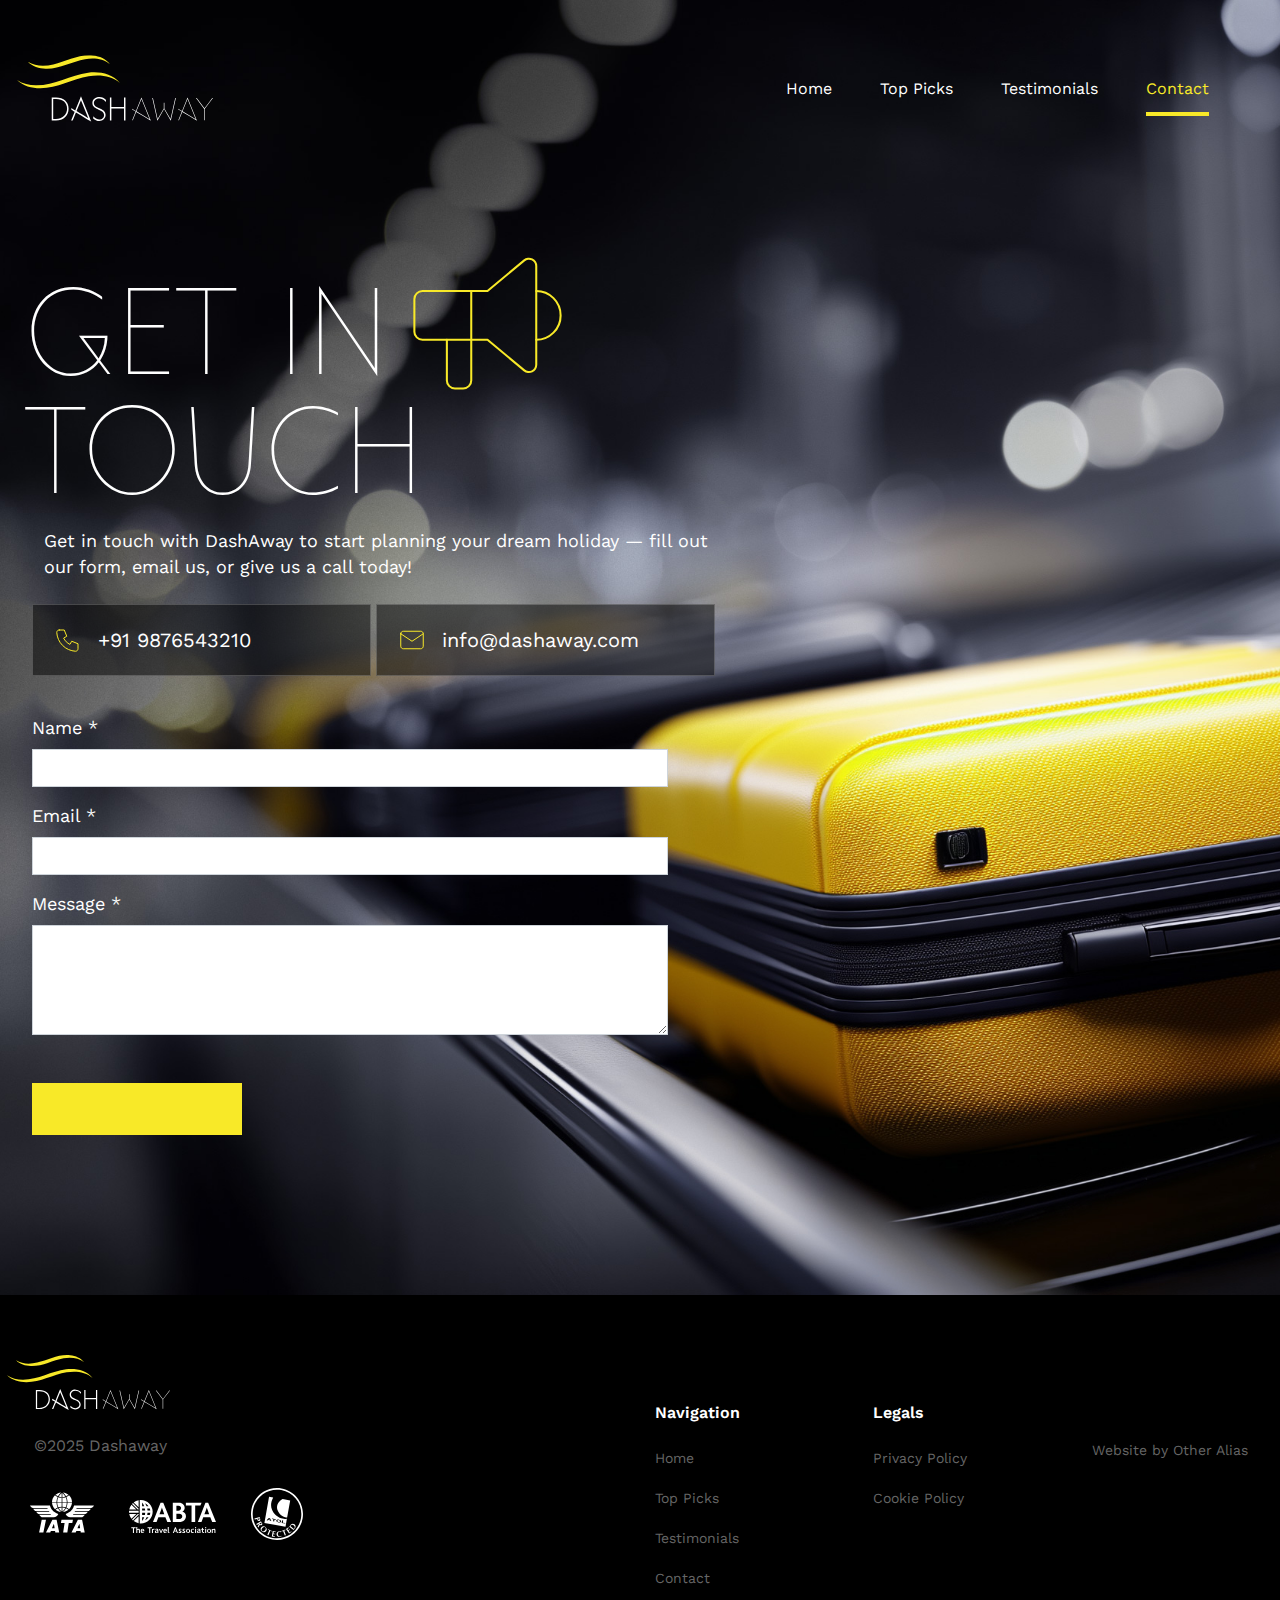
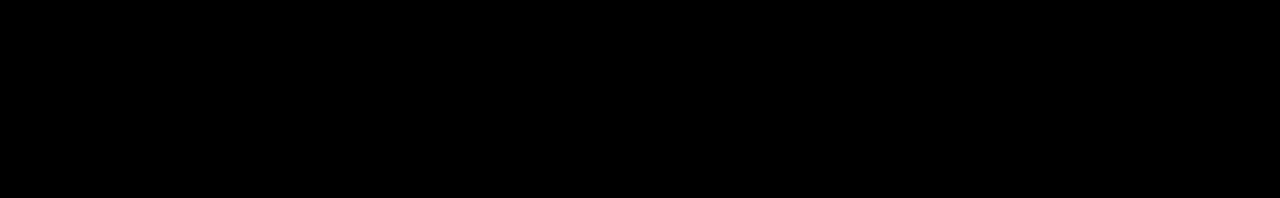
<file: contact.html>
<!DOCTYPE html>
<html lang="en">

<head>
    <meta charset="UTF-8" />
    <meta name="viewport" content="width=device-width, initial-scale=1" />
    <title>Dashaway</title>
    <link rel="icon" type="image/png" href="assets/img/favicon.png" />
    <link href="https://fonts.googleapis.com/css2?family=Work+Sans:wght@400&display=swap" rel="stylesheet" />
    <link rel="stylesheet" href="https://stackpath.bootstrapcdn.com/bootstrap/4.5.2/css/bootstrap.min.css" />
    <link rel="stylesheet" href="assets/css/style.css">
    <link rel="stylesheet" href="assets/css/media.css">

</head>

<body>

    <!-- Header -->
    <nav class="navbar navbar-expand-lg navbar-dark py-md-5 py-4">
        <div class="container">
            <a class="navbar-brand" href="index.html">
                <img src="assets/img/dash-away-logo.svg" alt="" class="nav-logo">
            </a>
            <button id="menuToggle" class="border-0 bg-transparent d-lg-none" type="button" style="cursor: pointer;">
                <img id="menuIcon" src="assets/img/mobile-menu.svg" alt="Menu" width="30" height="30">
            </button>

            <div class="collapse navbar-collapse justify-content-end" id="navbarNav">
                <ul class="navbar-nav gap-5">
                    <li class="nav-item">
                        <a class="nav-link" href="index.html"><span class="link-text">Home</span></a>
                    </li>
                    <li class="nav-item">
                        <a class="nav-link" href="#"><span class="link-text">Top Picks</span></a>
                    </li>
                    <li class="nav-item">
                        <a class="nav-link" href="#"><span class="link-text">Testimonials</span></a>
                    </li>
                    <li class="nav-item">
                        <a class="nav-link active" href="contact.html"><span class="link-text">Contact</span></a>
                    </li>
                </ul>

            </div>
        </div>
    </nav>


    <!-- Mobile Menu -->
    <div id="mobileMenu" class="d-lg-none">
        <div class="mobile-menu-header d-flex justify-content-between align-items-center px-4 pt-4 pb-4">
            <div class="logo text-white mobile-logo">
                <a href="index.html">
                    <img src="assets/img/dash-away-logo.svg" alt="" class="nav-logo">
                </a>
            </div>

            <div id="menuClose" class="menu-cross">
                <svg width="30" height="30" viewBox="0 0 24 24" fill="none" stroke="white" stroke-width="1"
                    stroke-linecap="round" stroke-linejoin="round">
                    <line x1="18" y1="6" x2="6" y2="18" />
                    <line x1="6" y1="6" x2="18" y2="18" />
                </svg>
            </div>
        </div>
        <div class="mobile-menu-body px-5 py-5">
            <hr>
            <a href="index.html">Home</a>
            <hr>
            <a href="#">Top Picks</a>
            <hr>
            <a href="#">Testimonials</a>
            <hr>
            <a href="contact.html" class="menu-item active">Contact</a>
            <hr>
        </div>
    </div>



    <!-- Section 1 -->
    <section class="hero-section hero-section-contact" style="background-image: url('assets/img/contact.jpg');">
        <div class="overlay"></div>
        <div class="container hero-content text-left mt-5">
            <div class="row">
                <div class="col-md-7 px-4 mt-5">
                <h1 class="hero-title d-block d-md-none">
                    GET IN TOUCH
                    <img src="assets/img/icons/horn.svg" class="hero-icon  hero-icon-left-con" alt="icon" />
                </h1>
                <h1 class="hero-title hide-on-mobile mb-4 mt-5">
                    <div class="first-line">
                        <span class="word"> GET IN</span>
                        <img src="assets/img/icons/horn.svg" class="hero-icon" alt="Mountain Icon" />
                    </div>
                    <div class="second-line">TOUCH</div>
                </h1>

                <p class="hero-desc mb-4 py-3 py-md-0 px-2">Get in touch with DashAway to start planning your dream
                    holiday — fill out our
                    form, email us, or give us a call today!</p>
                <!-- Info Boxes -->
                <div class="contact-info-boxes d-flex flex-wrap justify-content-between mb-4 px-2">
                    <div class="info-box">
                        <img src="assets/img/icons/phone.svg" alt="Phone Icon" class="info-icon" />
                        <div class="info-text">+91 9876543210</div>
                    </div>
                    <div class="info-box">
                        <img src="assets/img/icons/mail.svg" alt="Mail Icon" class="info-icon" />
                        <div class="info-text">info@dashaway.com</div>
                    </div>
                </div>
                <!-- Contact Form -->
                <form class="contact-form px-2">
                    <div class="form-group mb-3">
                        <label for="name" class="label-contact">Name *</label>
                        <input type="text" class="form-control" id="name" name="name" required>
                    </div>
                    <label for="name" class="label-contact">Email *</label>
                    <div class="form-group mb-3">
                        <input type="email" class="form-control" id="email" name="email" required>
                    </div>
                    <label for="name" class="label-contact">Message *</label>
                    <div class="form-group mb-4">
                        <textarea class="form-control" rows="4" name="message"></textarea>
                    </div>
                </form>

                <a href="#" class="btn px-4 py-3 mt-4 text-uppercase yellow-btn mb-5 mx-2">SUBMIT</a>
            </div>
            </div>
            
        </div>
    </section>





    <!-- Footer -->
    <footer class="footer">
        <div class="container px-5 px-md-0">
            <div class="row text-white">

                <!-- Column 1: Logo and Badges -->
                <div class="col-md-6 mb-4 mb-md-0">
                    <div class="logo mb-4">
                        <img src="assets/img/dash-away-logo.svg" alt="Logo" />
                    </div>
                    <div class="logo-bottom mb-3">©2025 Dashaway</div>
                    <div class="partner-logos d-flex gap-3 mb-4 mb-md-0">
                        <a href="https://www.iata.org/">
                            <img class="logo1" src="assets/img/icons/logo-iata 1.svg" alt="Tata" />
                        </a>
                        <a href="https://www.abta.com/">
                            <img class="logo2" src="assets/img/icons/Layer_1.svg" alt="ABTA" />
                        </a>
                        <a href="https://www.atol.org/">
                            <img class="logo3" src="assets/img/icons/Layer_1 (1).svg" alt="IATA" />
                        </a>

                    </div>
                </div>

                <!-- Column 2: Navigation -->
                <div class="col-md-2 col-6 mt-md-5 mt-0 footer-links">
                    <h6 class="text-white mb-3">Navigation</h6>
                    <a href="#">Home</a>
                    <a href="#">Top Picks</a>
                    <a href="#">Testimonials</a>
                    <a href="#">Contact</a>
                </div>

                <!-- Column 3: Legals -->
                <div class="col-md-2 col-6 mt-md-5 mt-0 footer-links">
                    <h6 class="text-white mb-3">Legals</h6>
                    <a href="#">Privacy Policy</a>
                    <a href="#">Cookie Policy</a>
                </div>

                <!-- Column 4: Credit -->
                <div class="col-md-2 mt-md-5 mt-0 pt- pt-md-0 footer-links">
                    <h6 class="invisible">Credits</h6> <!-- visually hidden heading for spacing -->
                    <a href="#">Website by Other Alias</a>
                </div>
            </div>
        </div>
        </div>
        </div>
    </footer>


    <!-- Scripts -->
    <script src="https://code.jquery.com/jquery-3.5.1.slim.min.js"></script>
    <script src="https://cdn.jsdelivr.net/npm/bootstrap@4.5.2/dist/js/bootstrap.bundle.min.js"></script>
    <script>
         const menuToggle = document.getElementById('menuToggle');
    const mobileMenu = document.getElementById('mobileMenu');
    const menuClose = document.getElementById('menuClose');

    menuToggle.addEventListener('click', () => {
      mobileMenu.style.display = 'flex';
    });

    menuClose.addEventListener('click', () => {
      mobileMenu.style.display = 'none';
    });
    </script>

</body>

</html>
</file>
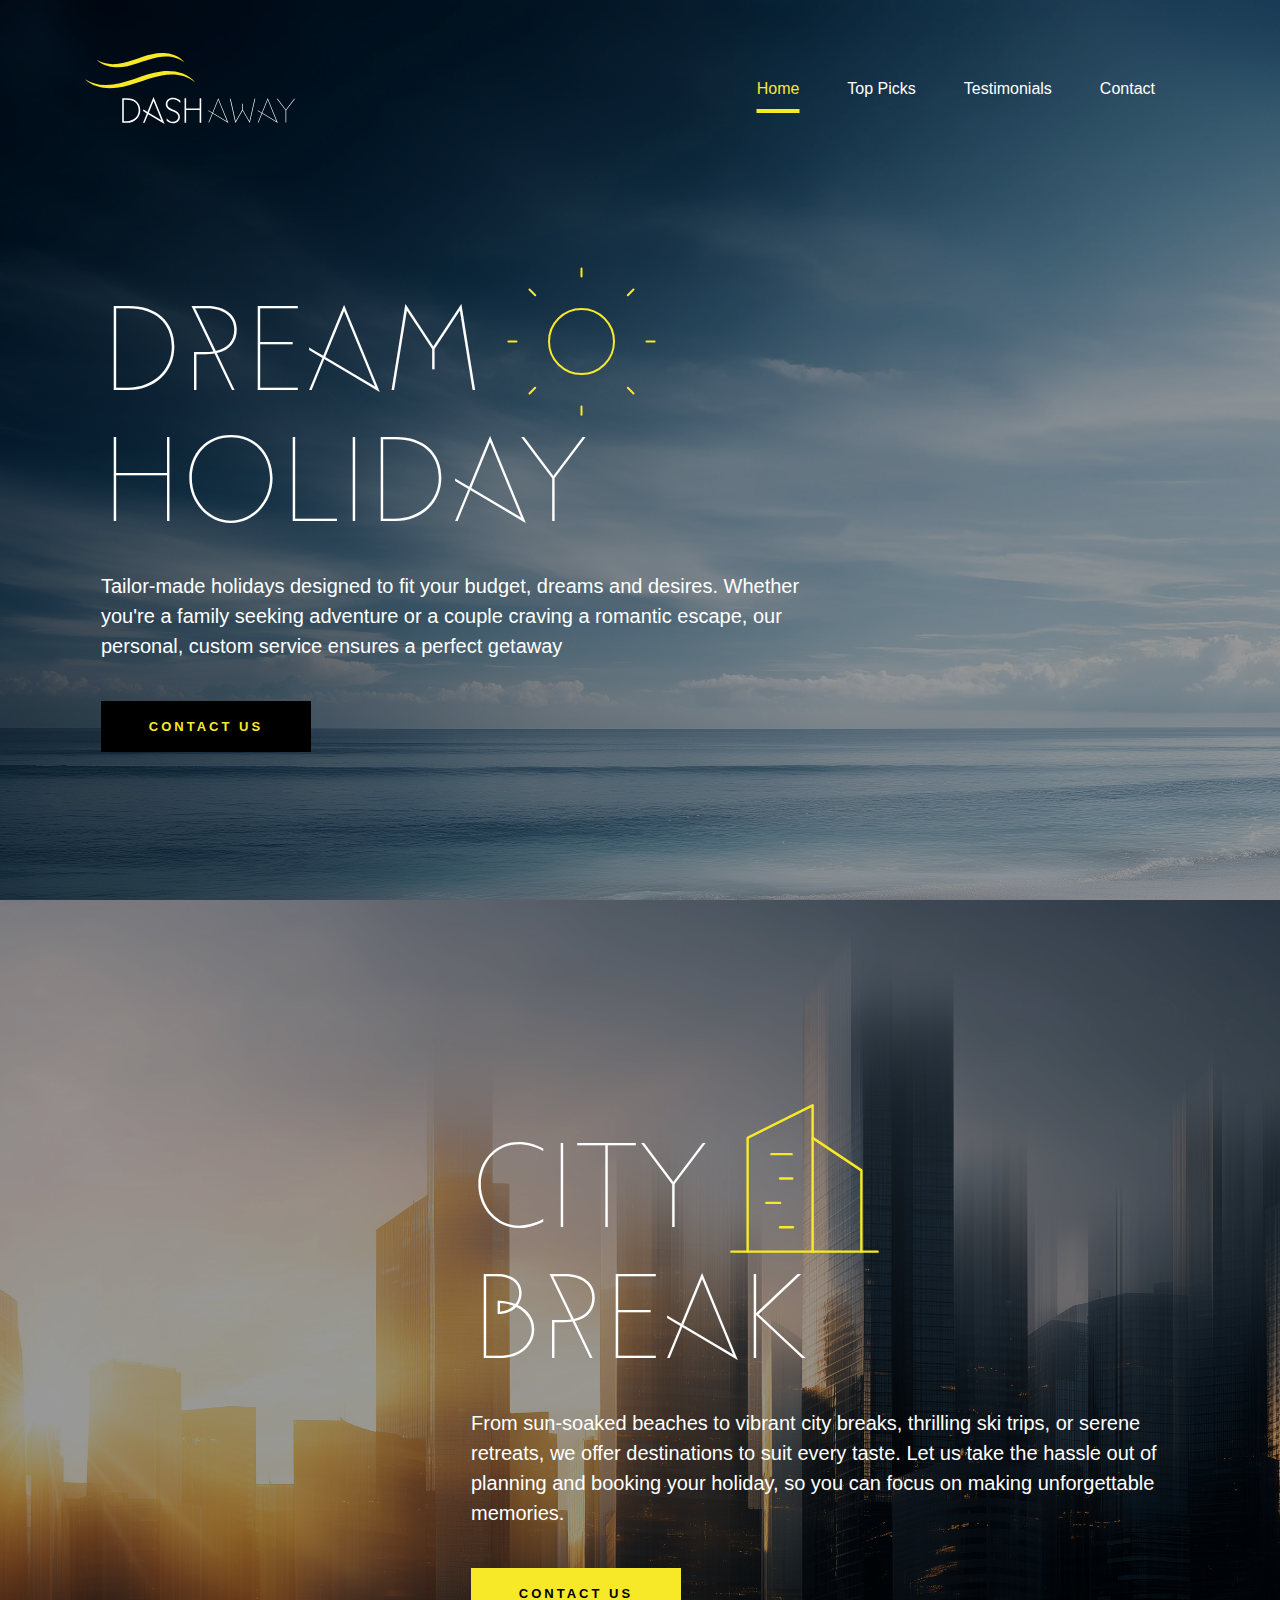
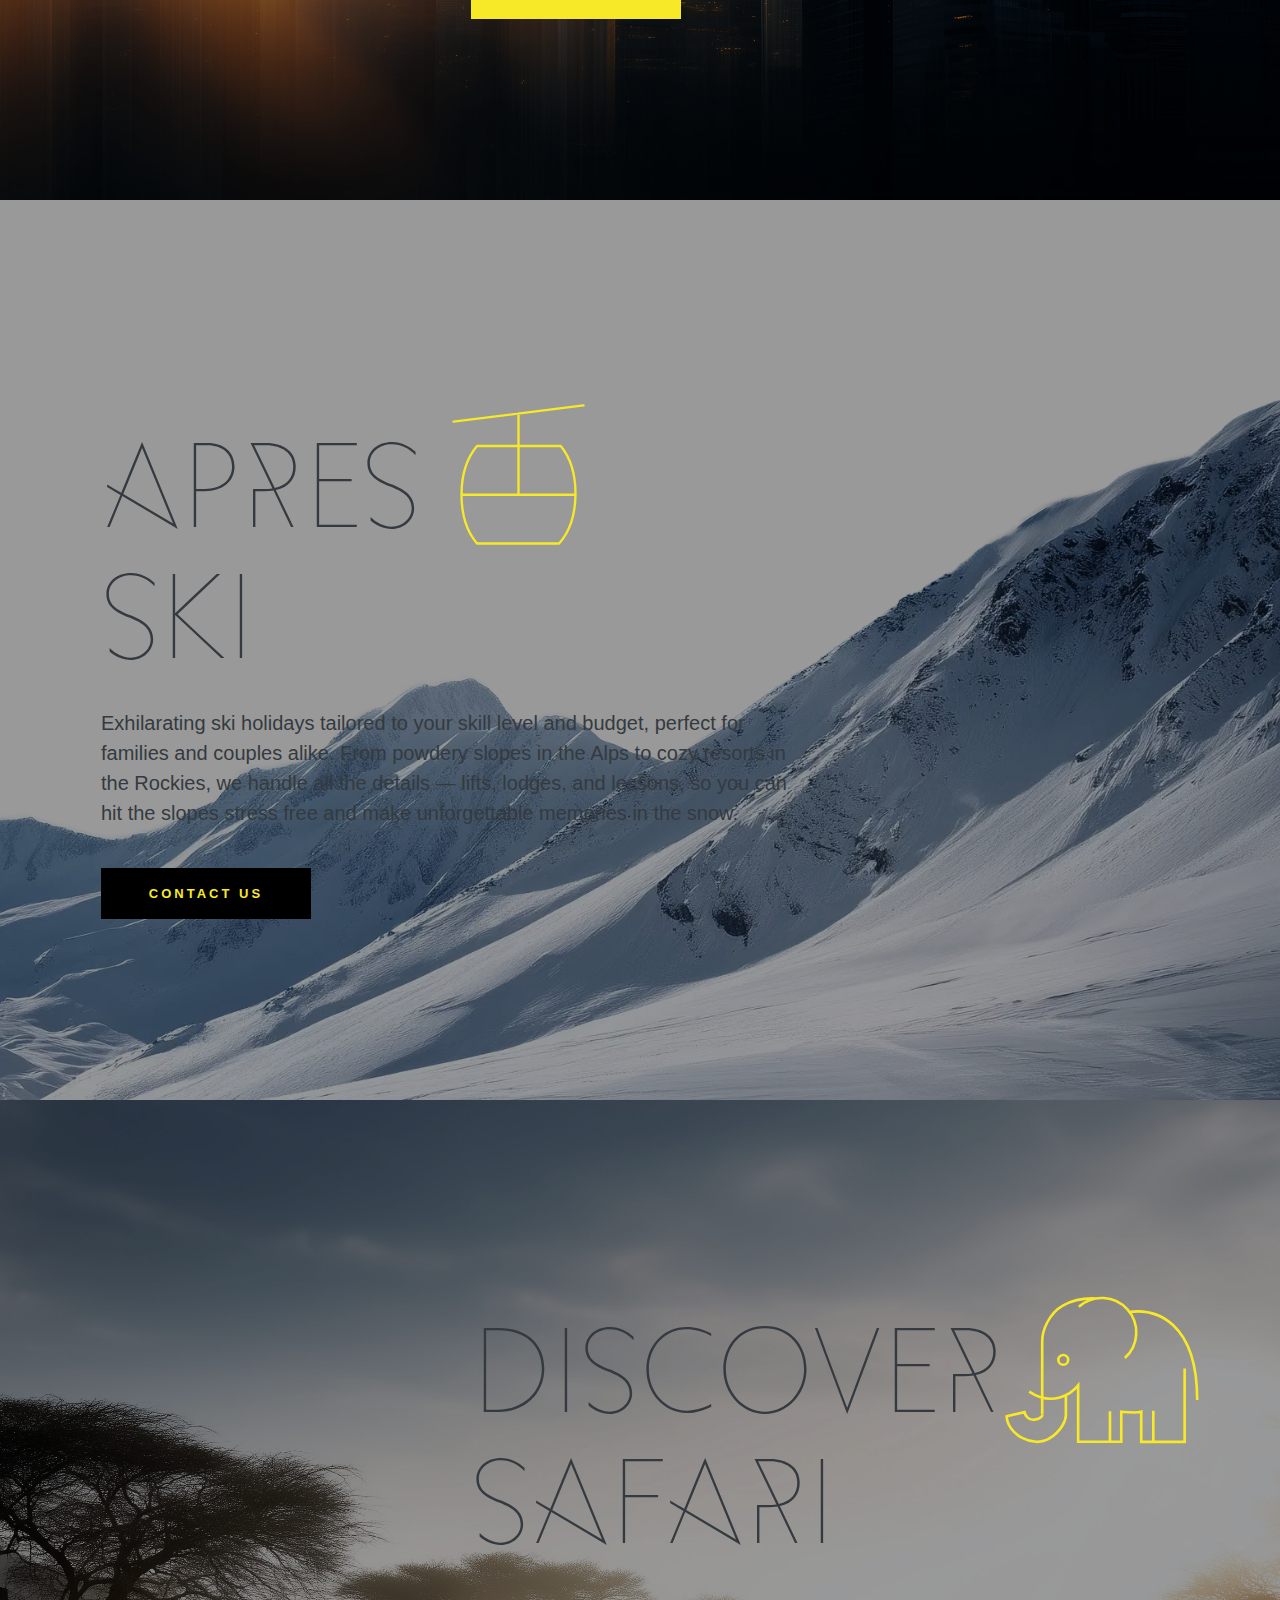
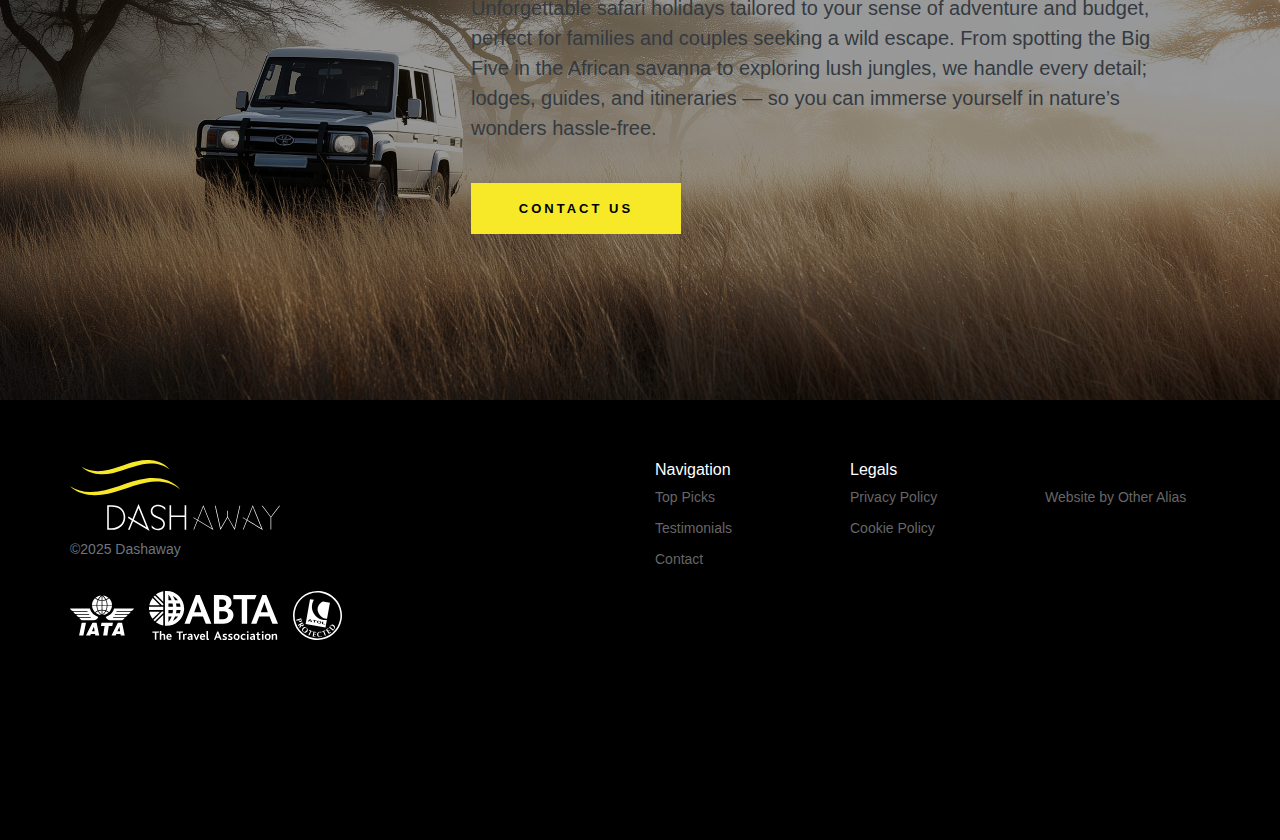
<file: demo.html>
<!DOCTYPE html>
<html lang="en">

<head>
    <meta charset="UTF-8" />
    <meta name="viewport" content="width=device-width, initial-scale=1" />
    <title>Dream Holiday</title>
    <link href="https://fonts.googleapis.com/css2?family=Work+Sans:wght@400&display=swap" rel="stylesheet" />
    <link rel="stylesheet" href="https://stackpath.bootstrapcdn.com/bootstrap/4.5.2/css/bootstrap.min.css" />
    <style>
        /* Import custom font */
        @font-face {
            font-family: 'MovementDirectThin';
            src: url('./assets/fonts/Movement-DirectThin.woff2') format('woff2'),
                url('./assets/fonts/Movement-DirectThin.otf') format('opentype');
            font-weight: normal;
            font-style: normal;
        }

        body,
        html {
            margin: 0;
            padding: 0;
            overflow-x: hidden;
        }

        .navbar {
            position: absolute;
            width: 100%;
            z-index: 10;
        }

        .navbar-brand {
            font-weight: bold;
            color: white;
        }

        .navbar-nav .nav-link {
            color: white !important;
        }


        .navbar .nav-link {
  color: white !important;
  position: relative;
  text-decoration: none;
  transition: color 0.3s ease;
}

/* Hover */
.navbar .nav-link:hover {
  color: #F8E928 !important;
}

.navbar .nav-link:hover::after {
  content: '';
  position: absolute;
  bottom: -4px;
  left: 50%;
  transform: translateX(-50%);
  width: 43px;
  height: 4px;
  background-color: #F8E928;
}

/* Active */
.navbar .nav-link.active {
  color: #F8E928 !important;
}

.navbar .nav-link.active::after {
  content: '';
  position: absolute;
  bottom: -4px;
  left: 50%;
  transform: translateX(-50%);
  width: 43px;
  height: 4px;
  background-color: #F8E928;
}



.navbar-nav .nav-item {
  margin-right: 2rem;
}



        .hero-section {
            position: relative;
            background-size: cover;
            background-position: center;
            min-height: 100vh;
            color: white;
            display: flex;
            align-items: center;
        }

        .overlay {
            background: rgba(0, 0, 0, 0.4);
            position: absolute;
            top: 0;
            left: 0;
            width: 100%;
            height: 100%;
        }

        .hero-content {
            position: relative;
            z-index: 2;
        }

        .hero-title {
            font-size: 123px;
            font-weight: 300;
            font-family: 'MovementDirectThin', sans-serif;
            color: #fff;

        }

        .first-line {
            display: flex;
            align-items: center;

        }

        .second-line {
            margin-top: -40px;
            /* Negative margin pulls it closer */

        }

        .hero-icon {
            width: 195px;
            height: 195px;
            flex-shrink: 0;
        }



        .btn-yellow {
            background-color: #fcdc00;
            color: #000;
            border: none;
        }

        .black-btn {
            width: 100%;
            max-width: 210px;
            max-height: 53px;
            font-size: 13px;
            font-weight: bold;
            letter-spacing: 3px;
            text-transform: uppercase;
            background-color: black;
            color: #F8E928;
            border: none;
            border-radius: 0px;
            transition: background-color 0.3s ease;
        }

        .yellow-btn {
            width: 100%;
            max-width: 210px;
            max-height: 53px;
            font-size: 13px;
            font-weight: bold;
            letter-spacing: 3px;
            text-transform: uppercase;
            background-color: #F8E928;
            color: black;
            border: none;
            border-radius: 0px;
            transition: background-color 0.3s ease;
        }

        /* Footer */
        .footer {
            background-color: #000;
            color: #aaa;
            padding: 60px 0 200px 0;
            /* top 60px, right 0, bottom 120px, left 0 */
            font-size: 14px;
        }


        .footer .logo {
            font-weight: bold;
            color: white;
            font-size: 24px;
        }

        .footer .footer-links a {
            color: #666666;
            text-decoration: none;
            display: block;
            margin-bottom: 10px;
        }

        .footer .footer-links a:hover {
            text-decoration: underline;
        }

        .partner-logos img {
            height: 49px;
            margin-right: 15px;
            margin-top: 15px;
        }

        @media (max-width: 768px) {


            .mobile-logo {
        margin-top: -63px;
        margin-left: -9px;
    }

    .menu-cross{
       margin-top: -62px;
       margin-right: 14px;
    }

    .navbar-dark .navbar-toggler {
    color: white;
    border-color: transparent;
}
   
            .hero-title {
                font-size: 64px;
                display: flex !important;
                flex-direction: row !important;
                align-items: center !important;
                justify-content: flex-start;
            }



            .hero-desc {
                font-size: 16px;

            }



            .hero-icon {
                width: 161px;
                height: 161px;


            }

            .hide-on-mobile {
                display: none !important;
            }

            /* .black-btn{
        
       max-width: 174px;
 max-height: 44px;
 font-size: 12px;
 
    }

     .yellow-btn{
        
       max-width: 174px;
 max-height: 44px;
 font-size: 12px;
 
    } */

            .partner-logos img {
                text-align: center;
                margin-right: 20px;
            }

            .footer .row>div {
                text-align: left;
                margin-top: 20px;

            }

            .footer {
                background-color: #000;
                color: #aaa;
                padding: 60px 0 120px 0;
                /* top 60px, right 0, bottom 120px, left 0 */
                font-size: 14px;
            }



        }
    </style>

    <style>
        #mobileMenu {
            position: fixed;
            top: 0;
            left: 0;
            height: 100%;
            width: 100%;
            background: black;
            z-index: 9999;
            display: none;
            flex-direction: column;
            justify-content: start;
            padding-top: 60px;
        }

        .mobile-menu-body a {
            display: block;
            color: white;
            font-size: 18px;
            padding: 25px 0;
            text-decoration: none;
        }

        .mobile-menu-body .active {
            color: #fcdc00;
        }

        .mobile-menu-body hr {
            background-color: #333;
            margin: 0;
        }

        #menuToggle {
            display: none;
        }

        @media (max-width: 991.98px) {
            #menuToggle {
                display: block;
                color: white;
                font-size: 28px;
                cursor: pointer;
            }
            
        }
    </style>
</head>

<body>

    <!-- Header -->
    <nav class="navbar navbar-expand-lg navbar-dark py-md-5 py-3">
        <div class="container">
            <a class="navbar-brand" href="#">
                <img src="assets/img/dash-away-logo.svg" alt="">
            </a>
            <button class="navbar-toggler" type="button" id="menuToggle">
                <span class="navbar-toggler-icon"></span>
            </button>

            <div class="collapse navbar-collapse justify-content-end" id="navbarNav">
                <ul class="navbar-nav gap-5">
  <li class="nav-item">
    <a class="nav-link active" href="#">Home</a>
  </li>
  <li class="nav-item">
    <a class="nav-link" href="#">Top Picks</a>
  </li>
  <li class="nav-item">
    <a class="nav-link" href="#">Testimonials</a>
  </li>
  <li class="nav-item">
    <a class="nav-link" href="#">Contact</a>
  </li>
</ul>

            </div>
        </div>
    </nav>


    <!-- Custom Fullscreen Mobile Menu -->
    <div id="mobileMenu" class="d-lg-none">
        <div class="mobile-menu-header d-flex justify-content-between align-items-center px-4 pt-4 pb-4">
            <div class="logo text-white mobile-logo">
                <img src="assets/img/dash-away-logo.svg" alt="">
            </div>
            <div id="menuClose" class="text-white h2 menu-cross">&times;</div>
        </div>
        <div class="mobile-menu-body px-4 py-5">
            <hr>
            <a href="#" class="menu-item active">Home</a>
            <hr>
            <a href="#">Top Picks</a>
            <hr>
            <a href="#">Testimonials</a>
            <hr>
            <a href="#">Contact</a>
            <hr>
        </div>
    </div>



    <!-- Section 1 -->
    <section class="hero-section" style="background-image: url('assets/img/sea-scape.jpg');">
        <div class="overlay"></div>
        <div class="container hero-content text-left mt-5 py-5">
            <div class="col-md-8 px-3 py-5 mt-5">
                <h1 class="hero-title d-block d-md-none">
                    DREAM HOLIDAY
                    <img src="assets/img/icons/sun.svg" class="hero-icon" alt="icon" />
                </h1>
                <h1 class="hero-title hide-on-mobile mb-4 mt-5">
                    <div class="first-line">
                        <span class="word"> DREAM</span>
                        <img src="assets/img/icons/sun.svg" class="hero-icon" alt="Mountain Icon" />
                    </div>
                    <div class="second-line">HOLIDAY</div>
                </h1>

                <p class="lead hero-desc">Tailor-made holidays designed to fit your budget, dreams and desires. Whether
                    you're a family seeking adventure or a couple craving a romantic escape, our personal, custom
                    service ensures a perfect getaway</p>
                <a href="#" class="btn px-4 py-3 mt-4 text-uppercase black-btn mb-5">CONTACT US</a>
            </div>
        </div>
    </section>

    <!-- Section 2 -->
    <section class="hero-section" style="background-image: url('assets/img/city-scape.jpg');">
        <div class="overlay"></div>
        <div class="container hero-content text-left">
            <div class="col-md-8 ml-auto px-3">
                <h1 class="hero-title d-block d-md-none">
                    CITY BREAK
                    <img src="assets/img/icons/city.svg" class="hero-icon" alt="icon" />
                </h1>
                <h1 class="hero-title hide-on-mobile mb-4">
                    <div class="first-line">
                        <span class="word"> CITY</span>
                        <img src="assets/img/icons/city.svg" class="hero-icon" alt="Mountain Icon" />
                    </div>
                    <div class="second-line">BREAK</div>
                </h1>
                <p class="lead hero-desc">From sun-soaked beaches to vibrant city breaks, thrilling ski trips, or serene
                    retreats, we offer destinations to suit every taste. Let us take the hassle out of planning and
                    booking your holiday, so you can focus on making unforgettable memories.</p>
                <a href="#" class="btn  px-4 py-3 mt-4 text-uppercase yellow-btn">CONTACT US</a>
            </div>
        </div>
    </section>

    <!-- Section 3 -->
    <section class="hero-section" style="background-image: url('assets/img/snow-scape-mountains.webp');">
        <div class="overlay"></div>
        <div class="container hero-content text-left">
            <div class="col-md-8 px-3">
                <h1 class="hero-title d-block d-md-none text-dark">
                    APRES SKI
                    <img src="assets/img/icons/mountain.svg" class="hero-icon" alt="icon" />
                </h1>
                <h1 class="hero-title hide-on-mobile text-dark mb-4">
                    <div class="first-line">
                        <span class="word"> APRES</span>
                        <img src="assets/img/icons/mountain.svg" class="hero-icon" alt="Mountain Icon" />
                    </div>
                    <div class="second-line">SKI</div>
                </h1>
                <p class="lead hero-desc text-dark">Exhilarating ski holidays tailored to your skill level and budget,
                    perfect for families and couples alike. From powdery slopes in the Alps to cozy resorts in the
                    Rockies, we handle all the details — lifts, lodges, and lessons, so you can hit the slopes stress
                    free and make unforgettable memories in the snow.</p>
                <a href="#" class="btn  px-4 py-3 mt-4 text-uppercase black-btn">CONTACT US</a>
            </div>
        </div>
    </section>

    <!-- Section 4 -->
    <section class="hero-section" style="background-image: url('assets/img/safari-scape.jpg');">
        <div class="overlay"></div>
        <div class="container hero-content text-left">
            <div class="col-md-8 ml-auto px-3">
                <h1 class="hero-title d-block d-md-none ">
                    DISCOVER SAFARI
                    <img src="assets/img/icons/elephant.svg" class="hero-icon" alt="icon" />
                </h1>
                <h1 class="hero-title hide-on-mobile text-dark mb-4">
                    <div class="first-line">
                        <span class="word"> DISCOVER </span>
                        <img src="assets/img/icons/elephant.svg" class="hero-icon" alt="Mountain Icon" />
                    </div>
                    <div class="second-line">SAFARI</div>
                </h1>
                <p class="lead hero-desc text-dark">Unforgettable safari holidays tailored to your sense of adventure
                    and budget, perfect for families and couples seeking a wild escape. From spotting the Big Five in
                    the African savanna to exploring lush jungles, we handle every detail; lodges, guides, and
                    itineraries — so you can immerse yourself in nature’s wonders hassle-free.</p>
                <a href="#" class="btn  px-4 py-3 mt-4 text-uppercase yellow-btn">CONTACT US</a>
            </div>
        </div>
    </section>

    <footer class="footer">
        <div class="container px-5 px-md-0">
            <div class="row text-white">

                <!-- Column 1: Logo and Badges -->
                <div class="col-md-6 mb-4 mb-md-0">
                    <div class="logo mb-2">
                        <img src="assets/img/dash-away-logo.svg" alt="Logo" />
                    </div>
                    <div class="text-muted mb-3">©2025 Dashaway</div>
                    <div class="partner-logos d-flex gap-3">
                        <img src="assets/img/icons/logo-iata 1.svg" alt="Tata" />
                        <img src="assets/img/icons/Layer_1.svg" alt="ABTA" />
                        <img src="assets/img/icons/Layer_1 (1).svg" alt="IATA" />
                    </div>
                </div>

                <!-- Column 2: Navigation -->
                <div class="col-md-2 col-6 footer-links">
                    <h6 class="text-white">Navigation</h6>
                    <a href="#">Top Picks</a>
                    <a href="#">Testimonials</a>
                    <a href="#">Contact</a>
                </div>

                <!-- Column 3: Legals -->
                <div class="col-md-2 col-6 footer-links">
                    <h6 class="text-white">Legals</h6>
                    <a href="#">Privacy Policy</a>
                    <a href="#">Cookie Policy</a>
                </div>

                <!-- Column 4: Credit -->
                <div class="col-md-2 footer-links">
                    <h6 class="invisible">Credits</h6> <!-- visually hidden heading for spacing -->
                    <a href="#">Website by Other Alias</a>
                </div>

            </div>


        </div>


        </div>




        </div>

    </footer>


    <!-- Scripts -->
    <script src="https://code.jquery.com/jquery-3.5.1.slim.min.js"></script>
    <script src="https://cdn.jsdelivr.net/npm/bootstrap@4.5.2/dist/js/bootstrap.bundle.min.js"></script>
    <script>
        const menuToggle = document.getElementById('menuToggle');
        const mobileMenu = document.getElementById('mobileMenu');
        const menuClose = document.getElementById('menuClose');

        menuToggle.addEventListener('click', () => {
            mobileMenu.style.display = 'flex';
        });

        menuClose.addEventListener('click', () => {
            mobileMenu.style.display = 'none';
        });
    </script>

</body>

</html>
</file>
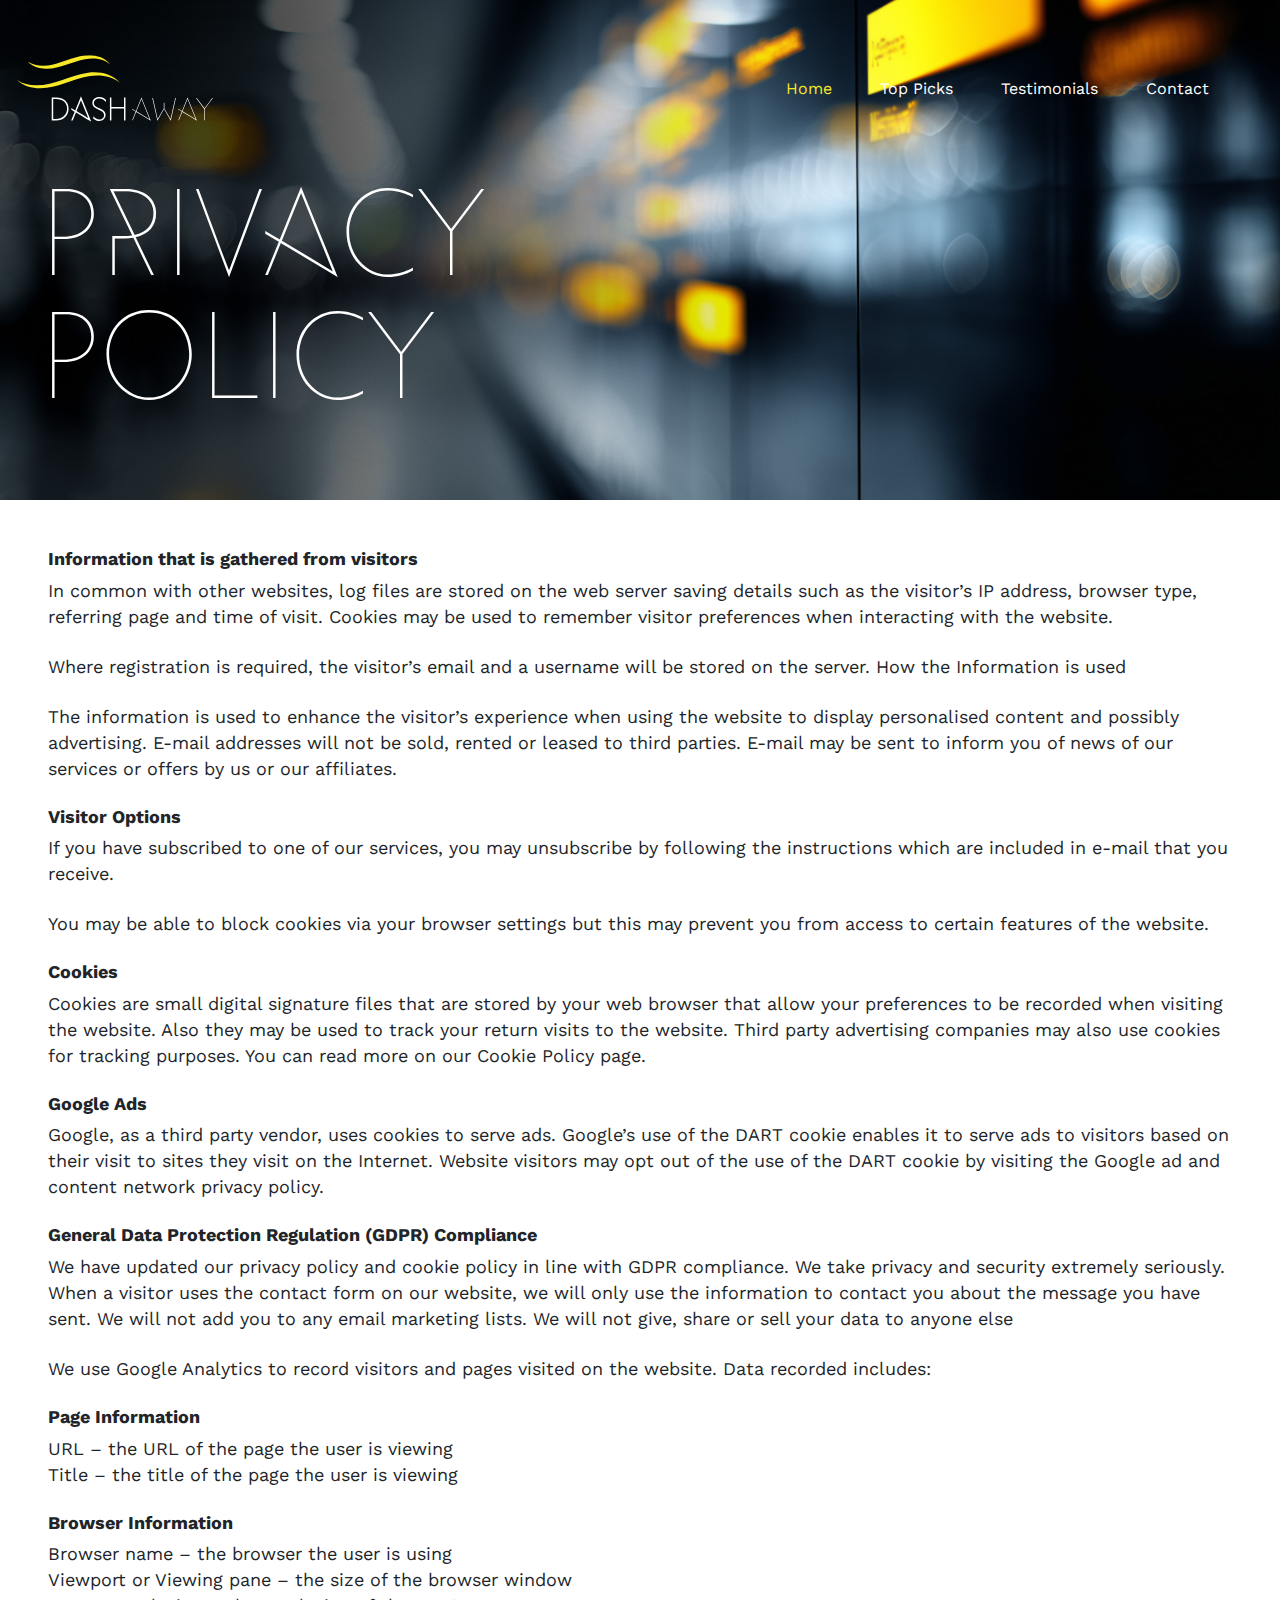
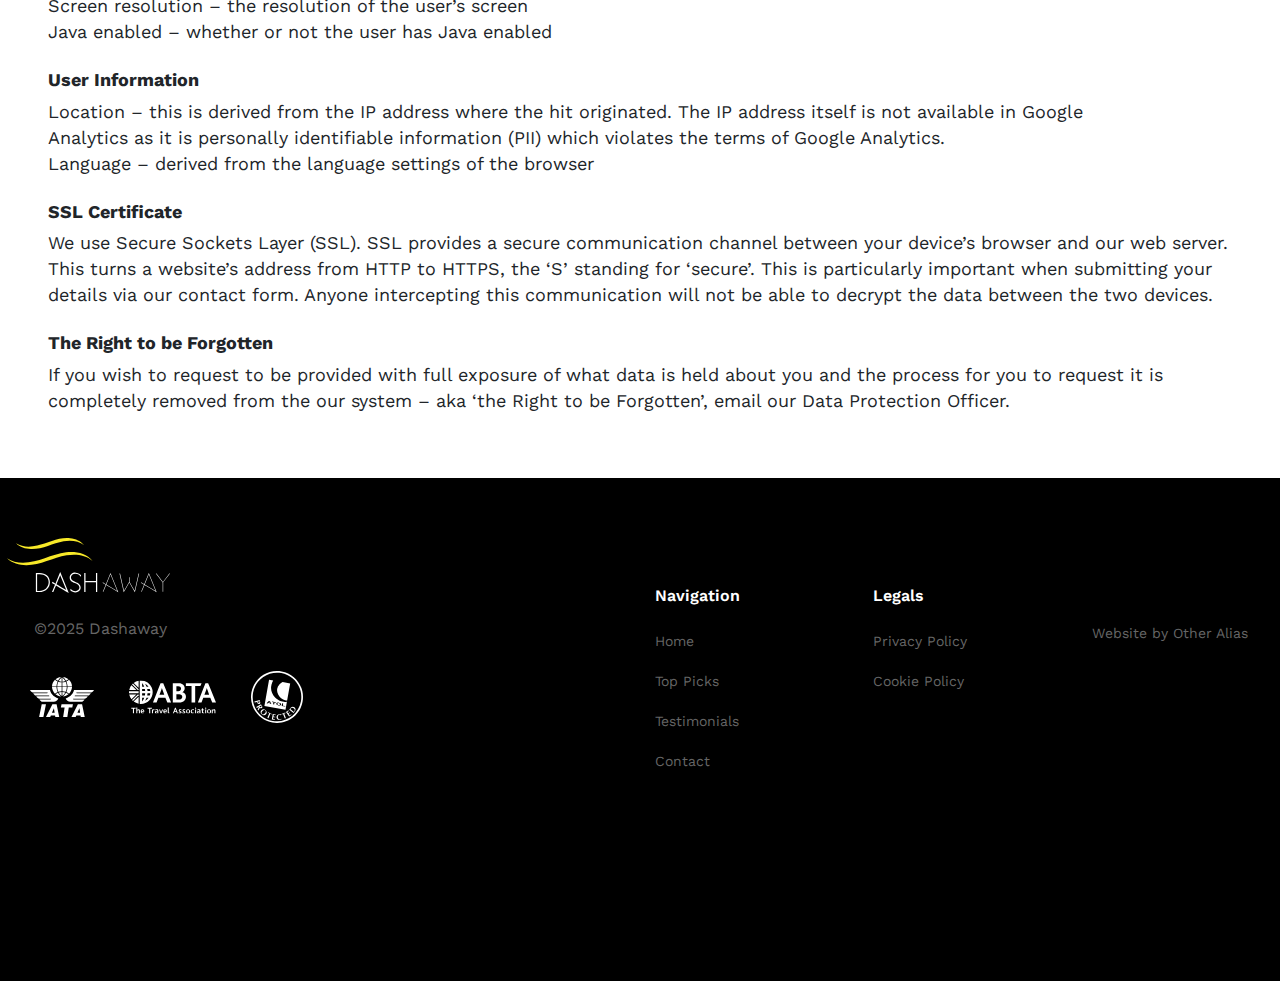
<file: privacy.html>
<!DOCTYPE html>
<html lang="en">

<head>
    <meta charset="UTF-8" />
    <meta name="viewport" content="width=device-width, initial-scale=1" />
    <title>Dashaway</title>
    <link rel="icon" type="image/png" href="assets/img/favicon.png" />
    <link href="https://fonts.googleapis.com/css2?family=Work+Sans:wght@400&display=swap" rel="stylesheet" />
    <link rel="stylesheet" href="https://stackpath.bootstrapcdn.com/bootstrap/4.5.2/css/bootstrap.min.css" />
    <link rel="stylesheet" href="assets/css/style.css">
    <link rel="stylesheet" href="assets/css/media.css">

</head>

<body>

    <!-- Header -->
    <nav class="navbar navbar-expand-lg navbar-dark py-md-5 py-3">
        <div class="container">
            <a class="navbar-brand" href="index.html">
                <img src="assets/img/dash-away-logo.svg" alt="" class="nav-logo">
            </a>
            <button id="menuToggle" class="border-0 bg-transparent d-lg-none" type="button" style="cursor: pointer;">
                <img id="menuIcon" src="assets/img/mobile-menu.svg" alt="Menu" width="30" height="30">
            </button>

            <div class="collapse navbar-collapse justify-content-end" id="navbarNav">
                <ul class="navbar-nav gap-5">
                    <li class="nav-item">
                        <a class="nav-link active" href="index.html">Home</a>
                    </li>
                    <li class="nav-item">
                        <a class="nav-link" href="#">Top Picks</a>
                    </li>
                    <li class="nav-item">
                        <a class="nav-link" href="#">Testimonials</a>
                    </li>
                    <li class="nav-item">
                        <a class="nav-link" href="contact.html">Contact</a>
                    </li>
                </ul>

            </div>
        </div>
    </nav>


     <!-- Mobile Menu -->
  <div id="mobileMenu" class="d-lg-none">
    <div class="mobile-menu-header d-flex justify-content-between align-items-center px-4 pt-4 pb-4">
      <div class="logo text-white mobile-logo">
        <a href="index.html">
          <img src="assets/img/dash-away-logo.svg" alt="" class="nav-logo">
        </a>
      </div>

      <div id="menuClose" class="menu-cross">
        <svg width="30" height="30" viewBox="0 0 24 24" fill="none" stroke="white" stroke-width="1"
          stroke-linecap="round" stroke-linejoin="round">
          <line x1="18" y1="6" x2="6" y2="18" />
          <line x1="6" y1="6" x2="18" y2="18" />
        </svg>
      </div>

    </div>
    <div class="mobile-menu-body px-5 py-5">
      <hr>
      <a href="index.html" class="menu-item active">Home</a>
      <hr>
      <a href="#">Top Picks</a>
      <hr>
      <a href="#">Testimonials</a>
      <hr>
      <a href="contact.html">Contact</a>
      <hr>
    </div>
  </div>



    <!-- Section 1 -->
    <section class="hero-section hero-section-privacy" style="background-image: url('assets/img/privacy.jpg');">
        <div class="overlay"></div>
        <div class="container hero-content text-left pt-5">
            <div class="col-md-7 px-4  mb-4 pt-5">
                <h1 class="hero-title mt-md-5 mt-0">
                    PRIVACY POLICY
                </h1>
                

            </div>
        </div>
    </section>



    <!-- White Content Section -->
    <section class="privacy-content-section py-5">
        <div class="container">
            <div class="row">
                <div class="col-md-12 px-5">
                    <h3 class="priv-head">Information that is gathered from visitors</h3>
                    <p class="prive-desc">In common with other websites, log files are stored on the web server saving
                        details such as the visitor’s IP address, browser type, referring page and time of visit.
                        Cookies may be used to remember visitor preferences when interacting with the website.</p>
                    <p class="prive-desc mt-4">Where registration is required, the visitor’s email and a username will
                        be stored on the server.
                        How the Information is used</p>
                    <p class="prive-desc mt-4">The information is used to enhance the visitor’s experience when using
                        the website to display personalised content and possibly advertising. E-mail addresses will not
                        be sold, rented or leased to third parties. E-mail may be sent to inform you of news of our
                        services or offers by us or our affiliates.</p>

                    <h3 class="priv-head mt-4">Visitor Options</h3>
                    <p class="prive-desc">
                        If you have subscribed to one of our services, you may unsubscribe by following the instructions
                        which are included in e-mail that you receive.
                    </p>
                    <p class="prive-desc mt-4">You may be able to block cookies via your browser settings but this may
                        prevent you from access to certain features of the website.</p>

                    <h3 class=" priv-head mt-4">Cookies</h3>
                    <p class="prive-desc">
                        Cookies are small digital signature files that are stored by your web browser that allow your
                        preferences to be recorded when visiting the website. Also they may be used to track your return
                        visits to the website. Third party advertising companies may also use cookies for tracking
                        purposes. You can read more on our Cookie Policy page.
                    </p>

                    <h3 class="priv-head mt-4">Google Ads</h3>
                    <p class="prive-desc">
                        Google, as a third party vendor, uses cookies to serve ads. Google’s use of the DART cookie
                        enables it to serve ads to visitors based on their visit to sites they visit on the Internet.
                        Website visitors may opt out of the use of the DART cookie by visiting the Google ad and content
                        network privacy policy.
                    </p>


                    <h3 class="priv-head mt-4">General Data Protection Regulation (GDPR) Compliance</h3>
                    <p class="prive-desc">
                        We have updated our privacy policy and cookie policy in line with GDPR compliance. We take
                        privacy and security extremely seriously. When a visitor uses the contact form on our website,
                        we will only use the information to contact you about the message you have sent. We will not add
                        you to any email marketing lists. We will not give, share or sell your data to anyone else
                    </p>
                    <p class="prive-desc mt-4">
                        We use Google Analytics to record visitors and pages visited on the website. Data recorded
                        includes:
                    </p>

                    <h3 class="priv-head mt-4">Page Information</h3>
                    <p class="prive-desc">
                        URL – the URL of the page the user is viewing<br>Title – the title of the page the user is
                        viewing
                    </p>


                    <h3 class="priv-head mt-4">Browser Information</h3>
                    <p class="prive-desc">
                        Browser name – the browser the user is using<br>Viewport or Viewing pane – the size of the
                        browser window<br>Screen resolution – the resolution of the user’s screen<br>Java enabled –
                        whether or not the user has Java enabled
                    </p>


                    <h3 class="priv-head mt-4">User Information</h3>
                    <p class="prive-desc">
                        Location – this is derived from the IP address where the hit originated. The IP address itself
                        is not available in Google <br>Analytics as it is personally identifiable information (PII)
                        which violates the terms of Google Analytics.<br>Language – derived from the language settings
                        of the browser
                    </p>

                    <h3 class="priv-head mt-4">SSL Certificate</h3>
                    <p class="prive-desc">
                        We use Secure Sockets Layer (SSL). SSL provides a secure communication channel between your
                        device’s browser and our web server. This turns a website’s address from HTTP to HTTPS, the ‘S’
                        standing for ‘secure’. This is particularly important when submitting your details via our
                        contact form. Anyone intercepting this communication will not be able to decrypt the data
                        between the two devices.
                    </p>

                    <h3 class="priv-head mt-4">
                        The Right to be Forgotten</h3>
                    <p class="prive-desc">
                        If you wish to request to be provided with full exposure of what data is held about you and the
                        process for you to request it is completely removed from the our system – aka ‘the Right to be
                        Forgotten’, email our Data Protection Officer.
                    </p>




                    <!-- Add more sections as needed based on your privacy content -->
                </div>
            </div>
        </div>
    </section>






    <!-- Footer -->
    <footer class="footer">
        <div class="container px-5 px-md-0">
            <div class="row text-white">

                <!-- Column 1: Logo and Badges -->
                <div class="col-md-6 mb-4 mb-md-0">
                    <div class="logo mb-4">
                        <img src="assets/img/dash-away-logo.svg" alt="Logo" />
                    </div>
                    <div class="logo-bottom mb-3">©2025 Dashaway</div>
                    <div class="partner-logos d-flex gap-3 mb-4 mb-md-0">
                        <img src="assets/img/icons/logo-iata 1.svg" alt="Tata" />
                        <img src="assets/img/icons/Layer_1.svg" alt="ABTA" />
                        <img src="assets/img/icons/Layer_1 (1).svg" alt="IATA" />
                    </div>
                </div>

                <!-- Column 2: Navigation -->
                <div class="col-md-2 col-6 mt-md-5 mt-0 footer-links">
                    <h6 class="text-white mb-3">Navigation</h6>
                    <a href="#">Home</a>
                    <a href="#">Top Picks</a>
                    <a href="#">Testimonials</a>
                    <a href="#">Contact</a>
                </div>

                <!-- Column 3: Legals -->
                <div class="col-md-2 col-6 mt-md-5 mt-0 footer-links">
                    <h6 class="text-white mb-3">Legals</h6>
                    <a href="#">Privacy Policy</a>
                    <a href="#">Cookie Policy</a>
                </div>

                <!-- Column 4: Credit -->
                <div class="col-md-2 mt-md-5 mt-0 pt- pt-md-0 footer-links">
                    <h6 class="invisible">Credits</h6> <!-- visually hidden heading for spacing -->
                    <a href="#">Website by Other Alias</a>
                </div>
            </div>
        </div>
        </div>
        </div>
    </footer>


    <!-- Scripts -->
    <script src="https://code.jquery.com/jquery-3.5.1.slim.min.js"></script>
    <script src="https://cdn.jsdelivr.net/npm/bootstrap@4.5.2/dist/js/bootstrap.bundle.min.js"></script>
    <script>
        const menuToggle = document.getElementById('menuToggle');
        const menuIcon = document.getElementById('menuIcon');
        const mobileMenu = document.getElementById('mobileMenu');
        const menuClose = document.getElementById('menuClose');

        menuToggle.addEventListener('click', () => {
            mobileMenu.classList.add('active');
            menuIcon.classList.remove('fast-close');
            menuIcon.classList.add('slow-open');
        });

        menuClose.addEventListener('click', () => {
            mobileMenu.classList.remove('active');
            menuIcon.classList.remove('slow-open');
            menuIcon.classList.add('fast-close');

            setTimeout(() => {
                menuIcon.classList.remove('fast-close');
            }, 300);
        });
    </script>

</body>

</html>
</file>
<file: assets/css/style.css>
/* Import custom font */
 @font-face {
   font-family: 'MovementDirectThin';
   src: url('../fonts/Movement-DirectThin.woff2') format('woff2'),
     url('../fonts/Movement-DirectThin.otf') format('opentype');
   font-weight: normal;
   font-style: normal;
 }

 body,
 html {
   margin: 0;
   padding: 0;
   overflow-x: hidden;
   /* background-color: #000; */
 }

 /*---------------- home page css-------------------- */
 /* header css */



 .navbar {
   position: absolute;
   z-index: 10;
   width: 100%;
 }

 .navbar-brand {
   font-weight: bold;
   color: white;
 }

 .nav-logo {
   width: 100%;
   max-width: 210px;
   height: 71px;
   margin-left: -14px;
 }



 .navbar .nav-link {
   color: white !important;
   position: relative;
   text-decoration: none;
   transition: color 0.3s ease;
   font-family: 'Work Sans', sans-serif;
   font-size: 16px;
   font-weight: 400;
   font-style: normal;
   padding: 0 12px;
 }

 .link-text {
   position: relative;
   display: inline-block;
 }

 /* Underline only for active link */
 .link-text::after {
   content: '';
   position: absolute;
   bottom: -15px;
   left: 0;
   width: 100%;
   height: 4px;
   background-color: #F8E928;
   opacity: 0;
   transition: opacity 0.3s ease;
 }

 /* ✨ Only active link shows underline */
 .navbar .nav-link.active .link-text::after {
   opacity: 1;
 }

 /* Hover effect: color only, no underline */
 .navbar .nav-link:hover {
   color: #F8E928 !important;
 }

 .navbar .nav-link.active {
   color: #F8E928 !important;
 }



 .navbar-nav .nav-item {
   margin-right: 2rem;
 }



 #menuIcon {
   width: 100%;
   margin-top: 20px;
   margin-right: 12px;
   max-width: 25px;
   height: 17px;
 }



 /* hero section css */

 .hero-section {
   position: relative;
   background-size: cover;

   /* min-height: 100vh; */
   color: white;
   display: flex;
   align-items: center;
   overflow: hidden;
 }

 .hero-section-sea {
   position: relative;
   display: flex;
   align-items: center;
   overflow: hidden;

   background-image: url(../img/sea-scape.jpg);
   background-repeat: no-repeat;
   background-position: center bottom;
   background-size: cover;

   color: white;
   height: 1000px;
   /* Fixed height */
 }


 .hero-content {
   padding-top: 2rem !important;
   /* or whatever gap you want */
   padding-bottom: 2rem !important;
 }


 .hero-section-city {
  position: relative;
   display: flex;
   align-items: center;
   overflow: hidden;
   background-repeat: no-repeat;
   background-position: center center;
   background-size: cover;

   color: white;
   height: 1000px;
   background-image: url(../img/city-scape.jpg) !important;
 }

 .hero-section-moun {
  position: relative;
   display: flex;
   align-items: center;
   overflow: hidden;

   background-image: url(../img/sea-scape.jpg);
   background-repeat: no-repeat;
   background-position: center center;
   background-size: cover;

   color: white;
   height: 1000px;
   background-image: url(../img/snow-scape.jpg) !important;
 }

 .hero-section-safari {
  position: relative;
   display: flex;
   align-items: center;
   overflow: hidden;

   background-image: url(../img/sea-scape.jpg);
   background-repeat: no-repeat;
   background-position: center bottom;
   background-size: cover;

   color: white;
   height: 1000px;
   background-image: url(../img/safari-scape.jpg);
 }

 .hero-side-image {
   position: absolute;
   top: 0;
   right: 0;
   max-width: 650px;
   height: auto;
   z-index: 1;
   pointer-events: none;
 }

 .full-overlay-png {
   position: absolute;
   top: 65%;
   right: 0;
   transform: translateY(-50%);
   height: 100%;
   width: auto;
   /* width auto to keep aspect ratio */
   object-fit: contain;
   pointer-events: none;
   z-index: 1;
   /* opacity: 0.6; */
   /* adjust transparency */
 }

 .full-overlay-png-moun {
  position: absolute;
  top: 65%;
  right: 0;
  transform: translateY(-50%);
  height: 100%;
  width: auto;
  /* width auto to keep aspect ratio */
  object-fit: contain;
  pointer-events: none;
  z-index: 1;
  /* opacity: 0.6; */
  /* adjust transparency */
}

 .full-overlay-png-moun {

  position: absolute;
  height: 100%;
  width: 100%;
  pointer-events: none;
  z-index: 1;
  object-fit: cover;

}


 /* Common styles for PNG overlays */
 .full-overlay-png {
   position: absolute;

   height: 100%;
   width: auto;

   pointer-events: none;


   z-index: 1;
   /* behind text */
   object-fit: contain;
 }

 
 /* Left overlay: align to left */
 .left-png {
   left: -145px;
   top: 50%;
   
   /* opacity: 0.9; */
   /* increase opacity for darker look */
   /* filter: brightness(0.4); */
   /* darken the image */
 }

 .left-png-city {
   max-width: 317px;
   height: auto;
   top: 30% !important;
   /* filter: brightness(0.4); */
   /* darken the image */
 }

 .left-png-safari{
  top: 28%;
  left: -138px;
 }



 /* .overlay {
   background: rgba(0, 0, 0, 0.4);
   position: absolute;
   top: 0;
   left: 0;
   width: 100%;
   height: 100%;
 } */

 .hero-content {
   position: relative;
   z-index: 2;
 }

 .hero-title {
   font-size: 126px;
   font-weight: 300;
   font-family: 'MovementDirectThin', sans-serif;
   color: #fff;
   line-height: 123px;

 }

 .hero-desc {
   font-family: 'Work Sans', sans-serif;
   font-weight: 400;
   font-size: 18px;
   line-height: 26px;
   margin-left: 12px;

 }

 .text-dark {
   color: black !important;
 }

 .first-line {
   display: flex;
   align-items: center;

 }

 .second-line {
   margin-top: -40px;


 }

 .hero-icon {
   width: 100%;
   max-width: 195px;
   height: 195px;
   flex-shrink: 0;
 }



 .btn-yellow {
   background-color: #fcdc00;
   color: #000;
   border: none;
 }

 .black-btn {
   width: 100%;
   max-width: 210px;
   max-height: 53px;
   font-size: 13px;
   font-weight: bold;
   letter-spacing: 4px;
   text-transform: uppercase;
   background-color: #000000;
   color: #F8E928;
   border: none;
   border-radius: 0px;
   transition: background-color 0.3s ease;
   font-family: 'Work Sans', sans-serif;
 }

 .yellow-btn {
   width: 100%;
   max-width: 210px;
   max-height: 53px;
   font-size: 13px;
   font-weight: bold;
   letter-spacing: 4px;
   text-transform: uppercase;
   background-color: #F8E928;
   color: #000000;
   border: none;
   border-radius: 0px;
   transition: background-color 0.3s ease;
   font-family: 'Work Sans', sans-serif;
 }

 .yellow-btn:hover {
   background-color: black;
   color: #F8E928;
 }

 .black-btn:hover {
   background-color: #F8E928;
   color: black;
 }


 /* Footer */
 .footer {
   background-color: #000;
   color: #aaa;
   padding: 60px 0 200px 0;
   font-size: 14px;
 }

 .footer .logo {
   width: 100%;
   max-width: 163px;
   height: 55px;
   font-weight: bold;
   color: white;
   font-size: 24px;
   margin-bottom: 20px;
   text-align: left;
   /* Ensures logo is aligned left */
   margin-left: 7px;
 }

 .footer .logo img {
   display: block;
   max-width: 100%;
   height: auto;
 }


 .footer-links {
   line-height: 40px;
 }

 .footer .footer-links a {
   font-family: 'Work Sans', sans-serif;
   font-weight: 400;
   font-style: normal;
   color: #666666;
   text-decoration: none;
   display: block;
   /* margin-bottom: 16px; */
   /* Increased from 10px for more gap */
   transition: color 0.3s ease;


 }


 .footer h6 {
   font-family: 'Work Sans', sans-serif;
   font-weight: 600;
   font-style: normal;
   color: white;
 }


 .footer .footer-links a:hover {
   text-decoration: underline;
   color: #ffffff;
 }

 .partner-logos {
   margin-top: 30px;
   margin-left: 30px;
   gap: 35px;
   /* Increase the gap between logos */
 }

 .partner-logos .logo1 {
   width: 100%;
   max-width: 64px;
   height: 49px;

 }

 .partner-logos .logo2 {
   width: 100%;
   max-width: 87px;
   height: 33px;
   margin-top: 12px;

 }

 .partner-logos .logo3 {
   width: 100%;
   max-width: 52px;
   height: 52px;

 }


 .logo-bottom {
   font-family: 'Work Sans', sans-serif;
   font-size: 16px;
   color: #666666;
   margin-left: 34px;
 }
















 /*--------- contact css start------------ */

 .hero-section-contact {
   position: relative;
   background-size: cover;
   background-position: center;
   min-height: 100vh;
   padding-top: 50px;
   padding-bottom: 80px;
   color: white;
   display: flex;
   align-items: center;
 }


 .contact-info-boxes {
   gap: 5px;
 }

 .info-box {
   flex: 1 1 45%;
   background: rgba(0, 0, 0, 0.5);
   /* transparent black */
   padding: 20px;
   display: flex;
   align-items: center;
   border: 1px solid rgba(255, 255, 255, 0.2);
   border-radius: 0px;
   color: white;
   font-size: 16px;
   margin-bottom: 15px;
 }

 .info-icon {
   width: 30px;
   height: 30px;
   margin-right: 15px;
 }

 .info-text {
   font-family: 'Work Sans', sans-serif;
   font-size: 20px;
   line-height: 26px;
   font-weight: 400;
 }

 .label-contact {
   font-family: 'Work Sans', sans-serif;
   font-size: 18px;
   line-height: 26px;
   font-weight: 400;
 }

 .form-control {
   display: block;
   width: 100%;
   max-width: 636px;
   height: calc(1.5em + .75rem + 2px);
   padding: .375rem .75rem;
   font-size: 1rem;
   font-weight: 400;
   line-height: 1.5;
   background-color: #fff;
   background-clip: padding-box;
   border-radius: 0px;

 }





 /*---------- privacy css start----------- */



 .hero-section-privacy {
    position: relative;
   display: flex;
   align-items: center;
   overflow: hidden;

   background-image: url(../img/privacy.jpg);
   background-repeat: no-repeat;
   background-position: center center;
   background-size: cover;

   color: white;
   height: 500px;
   /* Fixed height */
 }


 .prive-descrip{
  margin-left: 22px;
 }


 .priv-head {
   font-size: 18px;
   font-weight: bold;
   font-family: 'Work Sans', sans-serif;

 }

 .prive-desc {
   font-size: 18px;
   line-height: 26px;
   font-family: 'Work Sans', sans-serif;
 }





 /*----------- generic css start------------------ */

 .hero-section-generic {
    position: relative;
   display: flex;
   align-items: center;
   overflow: hidden;

   background-image: url(../img/generic.jpg);
   background-repeat: no-repeat;
   background-position: center center;
   background-size: cover;

   color: white;
   height: 500px;
   /* Fixed height */
 }


 /* .hero-title-generic {
  font-size: 126px;
  line-height: 114px;
 }


 .sub-title-generic{
  font-size: 76px;
  line-height: 74px;
 }

 .sub2-title-generic{
  font-size: 52px;
  line-height: 52px;
 } */

 .generic-content-section h1,
.generic-content-section h2,
.generic-content-section h3 {
 font-family: 'MovementDirectThin', sans-serif;
}

.generic-content-section h1{
font-size: 126px;
line-height: 114px;
}

.generic-content-section h2{
font-size: 76px;
line-height: 76px;
}

.generic-content-section h3{
font-size: 52px;
line-height: 52px;
}

.generic-content-section p{
font-size: 18px;
line-height: 26px;
}


.privacy-content-section p{
   font-family: 'Work Sans', sans-serif;
}

 
/* slider */
.custom-slider img {
  width: 100%;
  max-height: 735px;
  display: block;
}

/* Hide default slick arrows */
.slick-prev:before,
.slick-next:before {
  display: none;
}


/* Arrows */
.slick-prev, .slick-next {
  position: absolute;
  top: 50%;
  transform: translateY(-50%);
  z-index: 2;
  background: none;
  border: none;
  cursor: pointer;
}

.slick-prev {
  left: 35px;
}

.slick-next {
  right: 35px;
}

.slick-prev img, .slick-next img {
  width: 31.11px;
  height: 56.25px;
}

/* Dots */
.slick-dots {
  bottom: -45px;
}

.slick-dots li {
  margin: 0 4px; /* reduced gap */
}

.slick-dots li button {
  font-size: 0;
  background: transparent;
  border: none;
}

.slick-dots li button:before {
  content: '';
  display: inline-block;
  width: 14px;
  height: 14px;
  background-color: #fcdc00; /* yellow */
  border-radius: 50%;
  opacity: 1;
}

.slick-dots li.slick-active button:before {
  background-color: black; /* active */
}






/* video section */

.video-section {
  background-color: #fff;
  padding-top: 60px;
  padding-bottom: 60px;
}

.youtube-wrapper {
  position: relative;
  padding-bottom: 56.25%; /* 16:9 aspect ratio */
  height: 0;
  overflow: hidden;
  max-width: 100%;
}

.youtube-wrapper iframe {
  position: absolute;
  top: 0;
  left: 0;
  width: 100%;
  height: 100%;
  border: none;
}



/* The Button Container */
.btn {
  display: inline-block;
  font-family: 'Work Sans', sans-serif; /* Your original font */
  font-size: 13px;
  font-weight: bold;
  letter-spacing: 4px;
  text-transform: uppercase;
  text-align: center;
  position: relative;
  color: #F8E928;
  text-decoration: none;

  /* Maintain the original dimensions */
  width: 100%;           /* Responsive */
  max-width: 210px;
  max-height: 53px;

  /* perspective: 1000px;    */
  border-radius: 0px;
}

/* The Inner Text Element */
.btn span {
  display: inline-block;
  padding: 1em 0;           /* Vertical padding inside the button */
  position: relative;
  background: #000000;
  transform-origin: 50% 0 0;
  transform-style: preserve-3d;
  transform: rotateX(0deg) translateY(0);
  transition: transform 250ms ease, background 250ms ease;
  width: 100%;              /* Fills the button */
}

/* The Hover Text Element (appears when flipped) */
.btn span::before {
  position: absolute;
  content: 'CONTACT US';
  top: 100%;
  left: 0;
  width: 100%;              /* Match parent width */
  padding: 1em 0;
  background: #000;
  color: #F8E928;
  transform-origin: 50% 0 0;
  transform: rotateX(-90deg) translateY(0);
  transition: transform 250ms ease, background 250ms ease;
}

/* Hover Effect */
.btn:hover span {
  background: #000;
  transform: rotateX(90deg) translateY(-2.2em);
}
.btn:hover span::before {
  background: #F8E928;;
  color: #000;
}

.scroll-lock-trigger {
  height: 50px;
  opacity: 0;
  pointer-events: none;
  position: absolute;
  bottom: 0;
  width: 100%;
 
}
</file>
<file: assets/css/media.css>
@media (min-width: 1200px) {
  .container, .container-lg, .container-md, .container-sm, .container-xl {
      max-width: 1280px;
  }
}

@media (max-width: 768px) {


  .mobile-logo {
    margin-top: -55px;
    margin-left: -8px;
  }

  .menu-cross {
    margin-top: -30px;
    margin-right: 14px;
  font-family: 'Work Sans', sans-serif; /* Optional: use a thinner font */
  }


  .navbar-dark .navbar-toggler {
    color: white;
    border-color: transparent;
  }

  .hero-title {
    font-size: 64px;
    display: flex !important;
    flex-direction: row !important;
    align-items: center !important;
    justify-content: flex-start;
    line-height: 60px;
  }

  .text-mob-white{
    color: white !important;
  }

  .hero-section-sea{
  background-image: url(../img/sea-scape-mobile.jpg) !important;
  height: 600px !important;
 }

 .hero-section-city{
  background-image: url(../img/city-scape-mobile.jpg) !important;
 }

 .hero-section-moun{
  background-image: url(../img/snow-scape-mobile.jpg) !important;
 }

 .hero-section-safari{
  background-image: url(../img/safari-scape-mobile.jpg);
 }


  .hero-desc {
    font-size: 16px;
    line-height: 23px;

  }



  .hero-icon {
    width: 100%;
    max-width: 161px;
    height: 161px;


  }

  .hero-icon-left {
    margin-left: 75px;
  }

  .hero-icon-left-con{
    margin-left: 30px;
  }

  .hero-side-image {
    position: absolute;
    top: -1px;
    right: -507px;
    max-width: 615px;
    height: auto;
    z-index: 1;
    pointer-events: none;
  }


  .full-overlay-png {
    position: absolute;
    top: 114%;
    right: -258px;
    transform: translateY(-50%);
    height: 100%;
    width: auto;
    object-fit: contain;
    pointer-events: none;
    z-index: 1;
    opacity: 0.6;
  }

  .left-png {
    left: -49px;
    top: 50% !important;
  }

  .left-png-city {
    left: -64px;
    top: 50% !important;
  }

  .hide-on-mobile {
    display: none !important;
  }

  /* .black-btn{
        
       max-width: 174px;
 max-height: 44px;
 font-size: 12px;
 
    }

     .yellow-btn{
        
       max-width: 174px;
 max-height: 44px;
 font-size: 12px;
 
    } */

  .footer .logo img {
    margin-left: -39px;
  }


  .partner-logos {
    margin-top: 30px;
    margin-left: -3px;
    gap: 19px;
  }

  .partner-logos img {
    text-align: center;
    margin-right: 20px;
  }

  .footer .row>div {
    text-align: left;
    margin-top: 20px;

  }

  .footer {
    background-color: #000;
    color: #aaa;
    padding: 30px 0 80px 0;
    /* top 60px, right 0, bottom 120px, left 0 */
    font-size: 14px;
  }

  .logo-bottom {
    font-size: 16px;
    color: #666666;
    margin-left: -4px;
  }



}

#mobileMenu {
 position: fixed;
   top: 0;
   left: 0;
   height: 100%;
   width: 100%;
   background: black;
   z-index: 9999;
   display: none;
   flex-direction: column;
   justify-content: start;
   padding-top: 60px;
}


.mobile-menu-body a {
  display: block;
  color: white;
  font-size: 16px;
  font-weight: 400;
  /* padding: 25px 0; */
  line-height: 74px;
  text-decoration: none;
  font-family: 'Work Sans', sans-serif;
}

.mobile-menu-body .active {
  color: #fcdc00;
}

.mobile-menu-body hr {
  background-color: #333;
  margin: 0;
}




@media (max-width: 991.98px) {
  #menuToggle {
    display: block;
    color: white;
    font-size: 28px;
    cursor: pointer;
    margin-right: 11px;

  }

  .nav-logo {
    width: 100%;
    max-width: 165px !important;
    height: 56px !important;
    margin-left: 0;
  }

}


@media (max-width: 767px) {
  .info-box {
    flex: 1 1 100%;
  }


  .px-mobile-10 { 
    padding-left: 35px !important;
     padding-right: 35px !important; }
}
</file>
